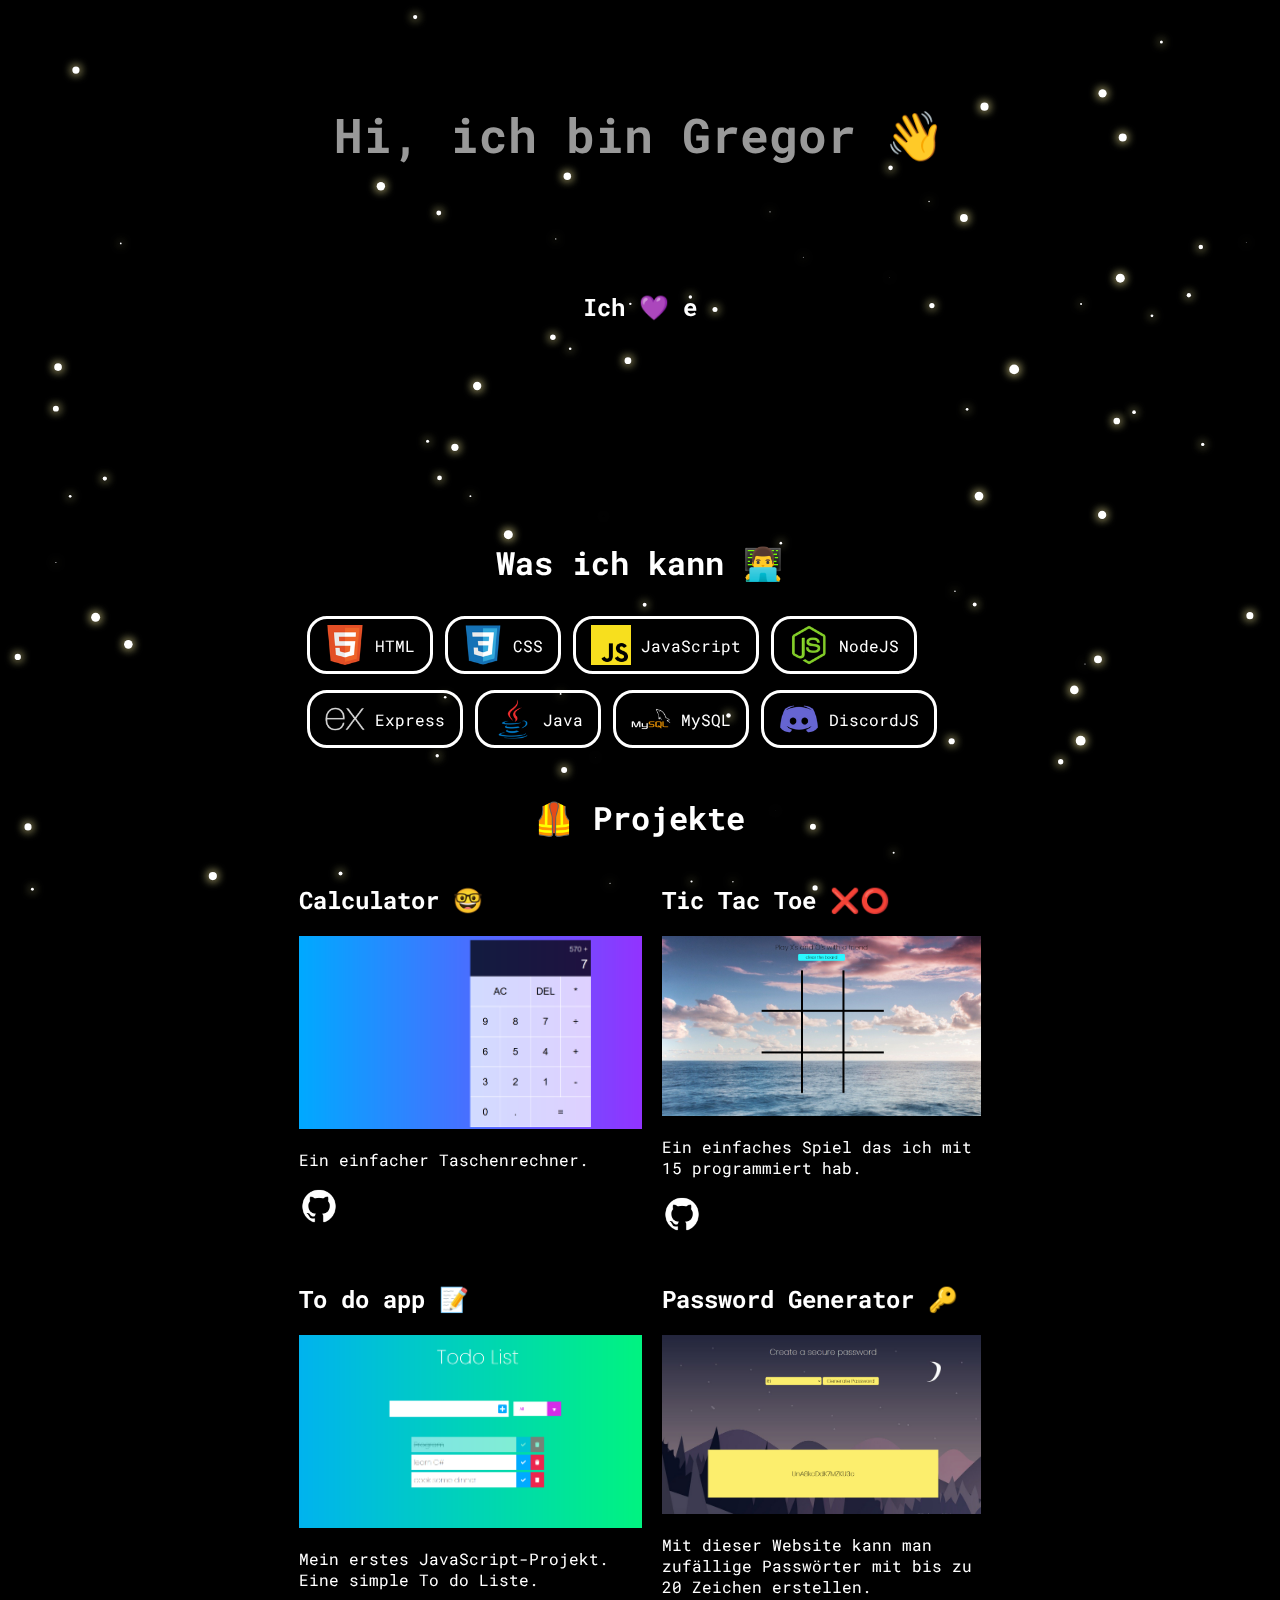
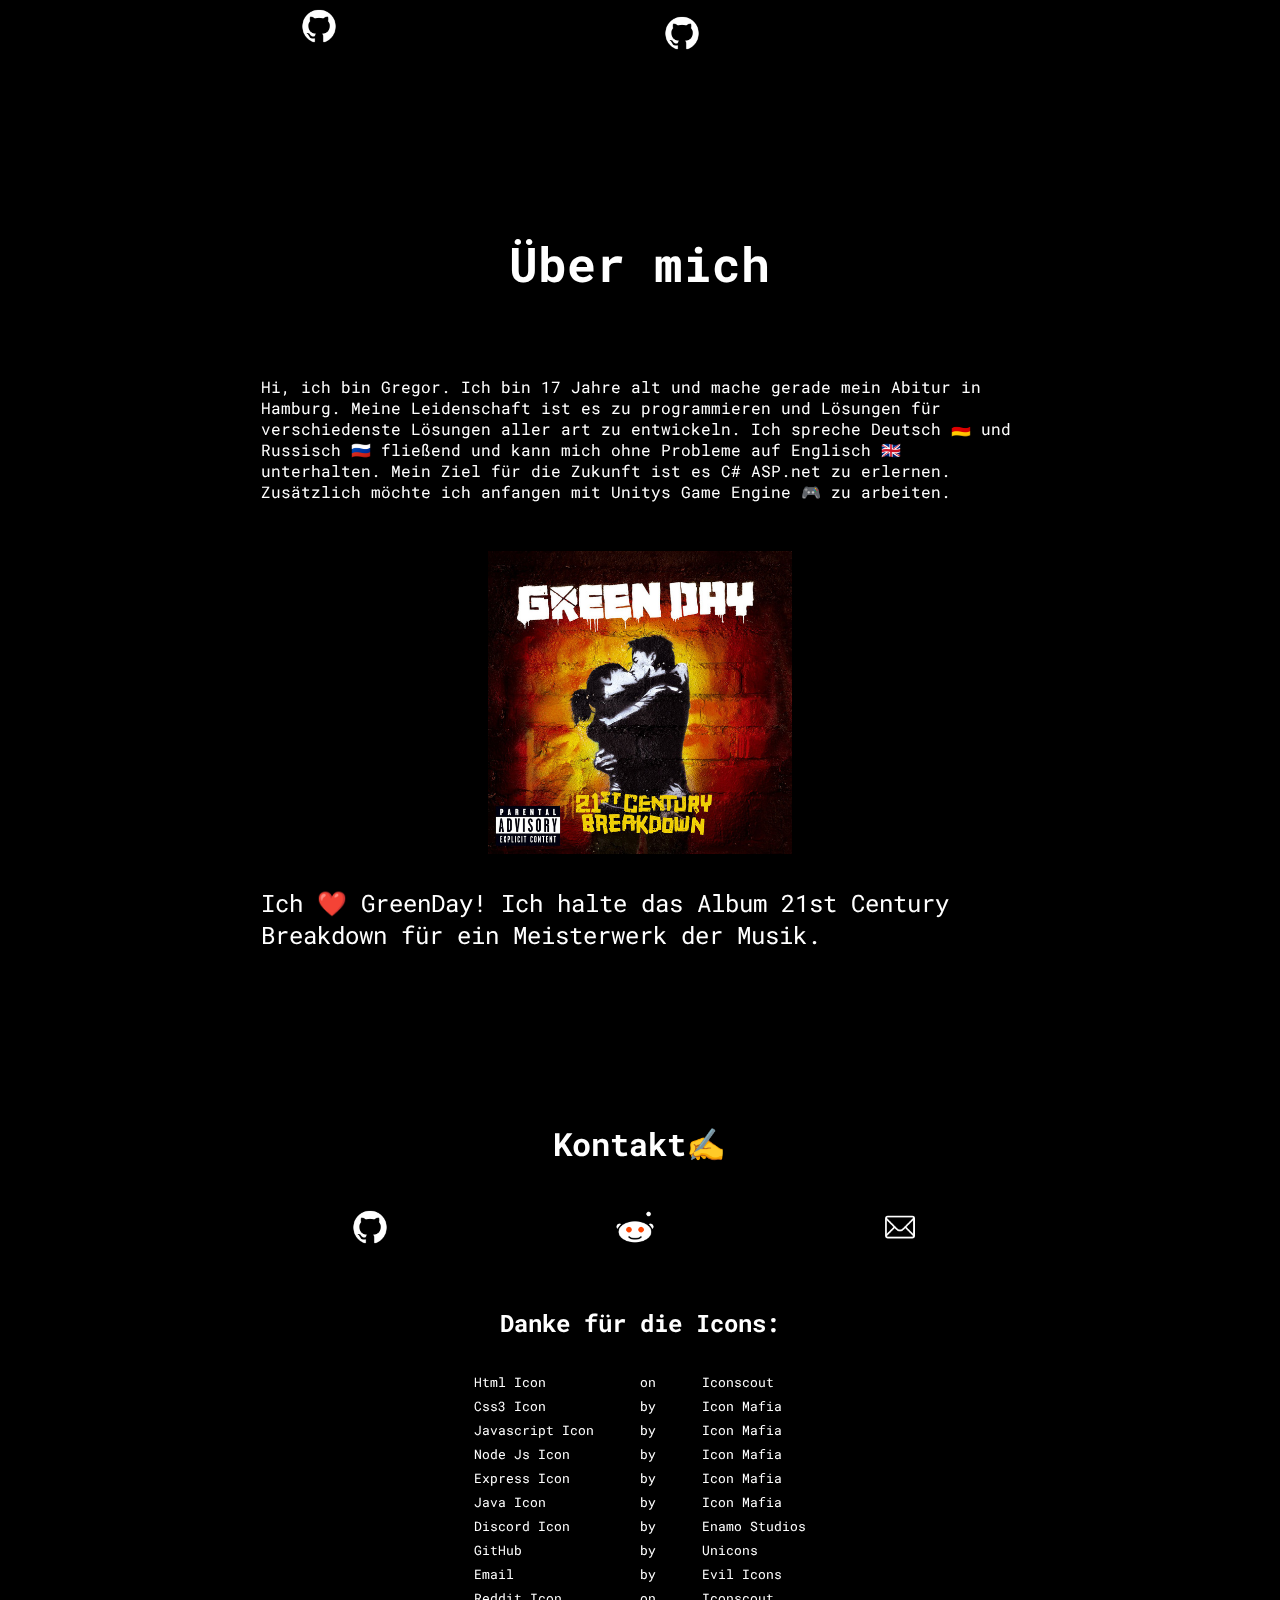
<file: index.html>
<!DOCTYPE html>
<html lang="en">
<head>
    <meta charset="UTF-8">
    <meta http-equiv="X-UA-Compatible" content="IE=edge">
    <meta name="viewport" content="width=device-width, initial-scale=1.0">
    <link rel="stylesheet" href="style.css">
    <link rel="preconnect" href="https://fonts.googleapis.com">
<link rel="preconnect" href="https://fonts.gstatic.com" crossorigin>
<link href="https://fonts.googleapis.com/css2?family=Roboto+Mono:wght@600&display=swap" rel="stylesheet"> 
    <title>Gregors Portfolio</title>
</head>
<body>
    <canvas id="sky"></canvas>
    <div class="grid">

        <div class="glass">
            <h1>Hi, ich bin Gregor 👋</h1>
            <h2 class="programming-text"></h2>
            <h2 class="work-text"></h2>
            <div class="skills">
                <h3 class="my-skills">Was ich kann 👨‍💻</h3>
                <div class="skill"><img src="./images/html.png"><span>&#160HTML</span></div>
                <div class="skill"><img src="./images/css3.png"><span>&#160CSS</span></div>
                <div class="skill"><img src="./images/javascript.png"><span>&#160JavaScript</span></div>
                <div class="skill"><img src="./images/node-js.png"><span>&#160NodeJS</span></div>
                <div class="skill"><img src="./images/expressjs.png"><span>&#160Express</span></div>
                <div class="skill"><img src="./images/java.png"><span>&#160Java</span></div>
                <div class="skill"><img src="./images/mysql.png"><span>&#160MySQL</span></div>
                <div class="skill"><img src="./images/discord.png"><span>&#160DiscordJS</span></div>
                
                <div class="resume">
                    
                    <h3 class="project">🦺 Projekte</h3>
                    <div class="projects">
                        <h2>Calculator 🤓</h2>
                        <img src="./images/calculator.png" class="project-img">
                        <p>Ein einfacher Taschenrechner.</p>
                        <a href="https://gregor-code.github.io" target="_blank"><img src="./images/github.png" class="github"></a>
                    </div>
                    <div class="projects">
                        <h2>Tic Tac Toe ❌⭕</h2>
                        <img src="./images/x_o.png" class="project-img">
                    <p>Ein einfaches Spiel das ich mit 15 programmiert hab.</p>
                    <a href="https://gregor-code.github.io/x_and_o" target="_blank"><img src="./images/github.png" class="github"></a>
                </div>
                <div class="projects">
                    <h2>To do app 📝</h2>
                    <img src="./images/todo.png" class="project-img">
                    <p>Mein erstes JavaScript-Projekt. Eine simple To do Liste.</p>
                    <a href="https://gregor-code.github.io/todo" target="_blank"><img src="./images/github.png" class="github"></a>
                </div>
                <div class="projects">
                    <h2>Password Generator 🔑</h2>
                    <img src="./images/password.png" class="project-img">
                    <p>Mit dieser Website kann man zufällige Passwörter mit bis zu 20 Zeichen erstellen.</p>
                    <a href="https://gregor-code.github.io/password_generator" target="_blank"><img src="./images/github.png" class="github"></a>
                    
                </div>
                
            </div>
        </div>
    </div>
    <div class="about-me">
        <h1 class="me">Über mich</h1>
        <p class="me">Hi, ich bin Gregor. Ich bin 17 Jahre alt und mache gerade mein Abitur in Hamburg. Meine Leidenschaft ist es zu programmieren und Lösungen für verschiedenste Lösungen aller art zu entwickeln.
            Ich spreche Deutsch 🇩🇪 und Russisch 🇷🇺 fließend und kann mich ohne Probleme auf Englisch 🇬🇧 unterhalten.
            Mein Ziel für die Zukunft ist es C# ASP.net zu erlernen. Zusätzlich möchte ich anfangen mit Unitys Game Engine 🎮 zu arbeiten.
        </p>
        <img src="./images/breakdown.jpeg" class="cactus">
        <p class="vassily">Ich ❤️ GreenDay! Ich halte das Album 21st Century Breakdown für ein Meisterwerk der Musik.</p>
    </div>
    <div class="footer">
        <h3 class="contact">Kontakt✍️</h3>
    <a href="https://github.com/Gregor-code/" target="_blank" class="social"><img src="./images/github.png"></a>
    <a href="https://www.reddit.com/user/BusyAssist5904/" target="_blank" class="social"><img src="./images/reddit.png"></a>
    <a href="mailto:gregor_koehler@gmx.de" class="social"><img src="./images/email.png"></a>

    </div>
    <h2 class="thanks">Danke für die Icons:</h2>
    <div class="attribute">
<a href="https://iconscout.com/icons/html" target="_blank">Html Icon</a><a>&#160on&#160</a><a href="https://iconscout.com">Iconscout</a>
<a href="https://iconscout.com/icons/css3" target="_blank">Css3 Icon</a> <a>&#160by&#160</a><a href="https://iconscout.com/contributors/icon-mafia">Icon Mafia</a>
<a href="https://iconscout.com/icons/javascript" target="_blank">Javascript Icon</a><a>&#160by&#160</a><a href="https://iconscout.com/contributors/icon-mafia">Icon Mafia</a>
<a href="https://iconscout.com/icons/node-js" target="_blank">Node Js Icon</a><a>&#160by&#160</a><a href="https://iconscout.com/contributors/icon-mafia">Icon Mafia</a>
<a href="https://iconscout.com/icons/express" target="_blank">Express Icon</a><a>&#160by&#160</a><a href="https://iconscout.com/contributors/icon-mafia" target="_blank">Icon Mafia</a>
<a href="https://iconscout.com/icons/java" target="_blank">Java Icon</a><a>&#160by&#160</a><a href="https://iconscout.com/contributors/icon-mafia" target="_blank">Icon Mafia</a>
<a href="https://iconscout.com/icons/discord" target="_blank">Discord Icon</a><a>&#160by&#160</a><a href="https://iconscout.com/contributors/enamostudios" target="_blank">Enamo Studios</a>
<a href="https://iconscout.com/icon/github-1521500">GitHub</a><a>&#160by&#160</a><a href="https://iconscout.com/contributors/unicons">Unicons</a>
<a href="https://iconscout.com/icon/email-17">Email</a><a>&#160by&#160</a><a href="https://iconscout.com/contributors/evil-icons">Evil Icons</a>
<a href="https://iconscout.com/icons/reddit" target="_blank">Reddit Icon</a><a>&#160on&#160</a><a href="https://iconscout.com">Iconscout</a>
    </div>
</div>
    <script src="bg.js"></script>
    <script src="write.js"></script>
</body>
</html>
</file>
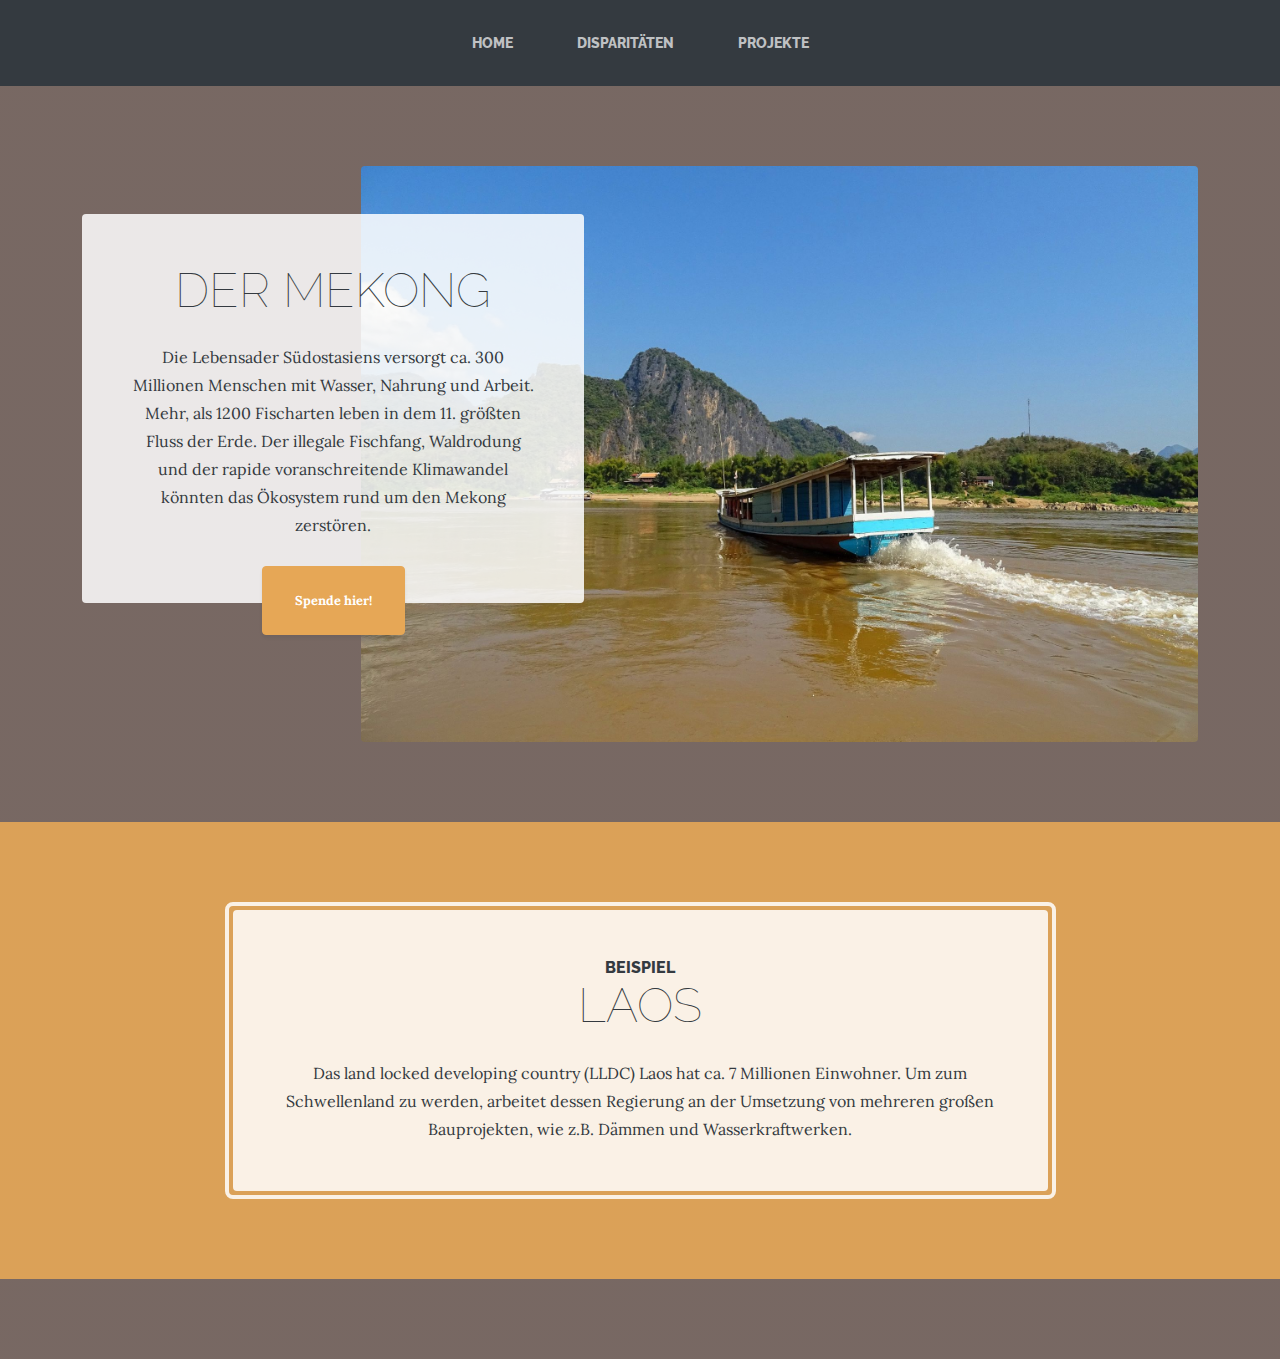
<file: geo/index.html>
<!DOCTYPE html><html><head><meta charset="utf-8"><meta name="viewport" content="width=device-width, initial-scale=1.0, shrink-to-fit=no"><title>Der Mekong & Laos</title><link rel="stylesheet" href="assets/bootstrap/css/bootstrap.min.css"><link rel="stylesheet" href="https://fonts.googleapis.com/css?family=Raleway:100,100i,200,200i,300,300i,400,400i,500,500i,600,600i,700,700i,800,800i,900,900i&amp;display=swap"><link rel="stylesheet" href="https://fonts.googleapis.com/css?family=Lora:400,400i,700,700i&amp;display=swap"></head><body style="background: linear-gradient(rgba(47, 23, 15, 0.65), rgba(47, 23, 15, 0.65));"><nav class="navbar navbar-dark navbar-expand-lg bg-dark py-lg-4" id="mainNav"><div class="container"><a class="navbar-brand text-uppercase d-lg-none text-expanded" href="#">Der Mekong &amp; Laos</a><button data-bs-toggle="collapse" class="navbar-toggler" data-bs-target="#navbarResponsive"><span class="visually-hidden">Toggle navigation</span><span class="navbar-toggler-icon"></span></button><div class="collapse navbar-collapse" id="navbarResponsive"><ul class="navbar-nav mx-auto"><li class="nav-item"><a class="nav-link" href="index.html">Home</a></li><li class="nav-item"><a class="nav-link" href="about.html">Disparitäten</a></li><li class="nav-item"><a class="nav-link" href="products.html">Projekte</a></li></ul></div></div></nav><section class="page-section clearfix"><div class="container"><div class="intro"><img class="img-fluid intro-img mb-3 mb-lg-0 rounded" src="assets/img/Mekong-River-Near-Luang-Prabang.jpg"><div class="text-center intro-text p-5 rounded bg-faded"><h2 class="section-heading mb-4"><span class="section-heading-lower">Der Mekong</span></h2><p class="mb-3">Die Lebensader Südostasiens versorgt ca. 300 Millionen Menschen mit Wasser, Nahrung und Arbeit. Mehr, als 1200 Fischarten leben in dem 11. größten Fluss der Erde. Der illegale Fischfang, Waldrodung und der rapide voranschreitende Klimawandel könnten das Ökosystem rund um den Mekong zerstören.</p><div class="mx-auto intro-button"><a class="btn btn-primary d-inline-block mx-auto btn-xl" role="button" href="https://www.regenwald.org/petitionen/697/der-mekong-soll-leben">Spende hier!</a></div></div></div></div></section><section class="page-section cta"><div class="container"><div class="row"><div class="col-xl-9 mx-auto"><div class="text-center cta-inner rounded"><h2 class="section-heading mb-4"><span class="section-heading-upper">Beispiel</span><span class="section-heading-lower">Laos</span></h2><p class="mb-0">Das land locked developing country (LLDC) Laos hat ca. 7 Millionen Einwohner. Um zum Schwellenland zu werden, arbeitet dessen Regierung an der Umsetzung von mehreren großen Bauprojekten, wie z.B. Dämmen und Wasserkraftwerken.</p></div></div></div></div></section><script src="assets/bootstrap/js/bootstrap.min.js"></script><script src="assets/js/script.min.js"></script></body></html>
</file>
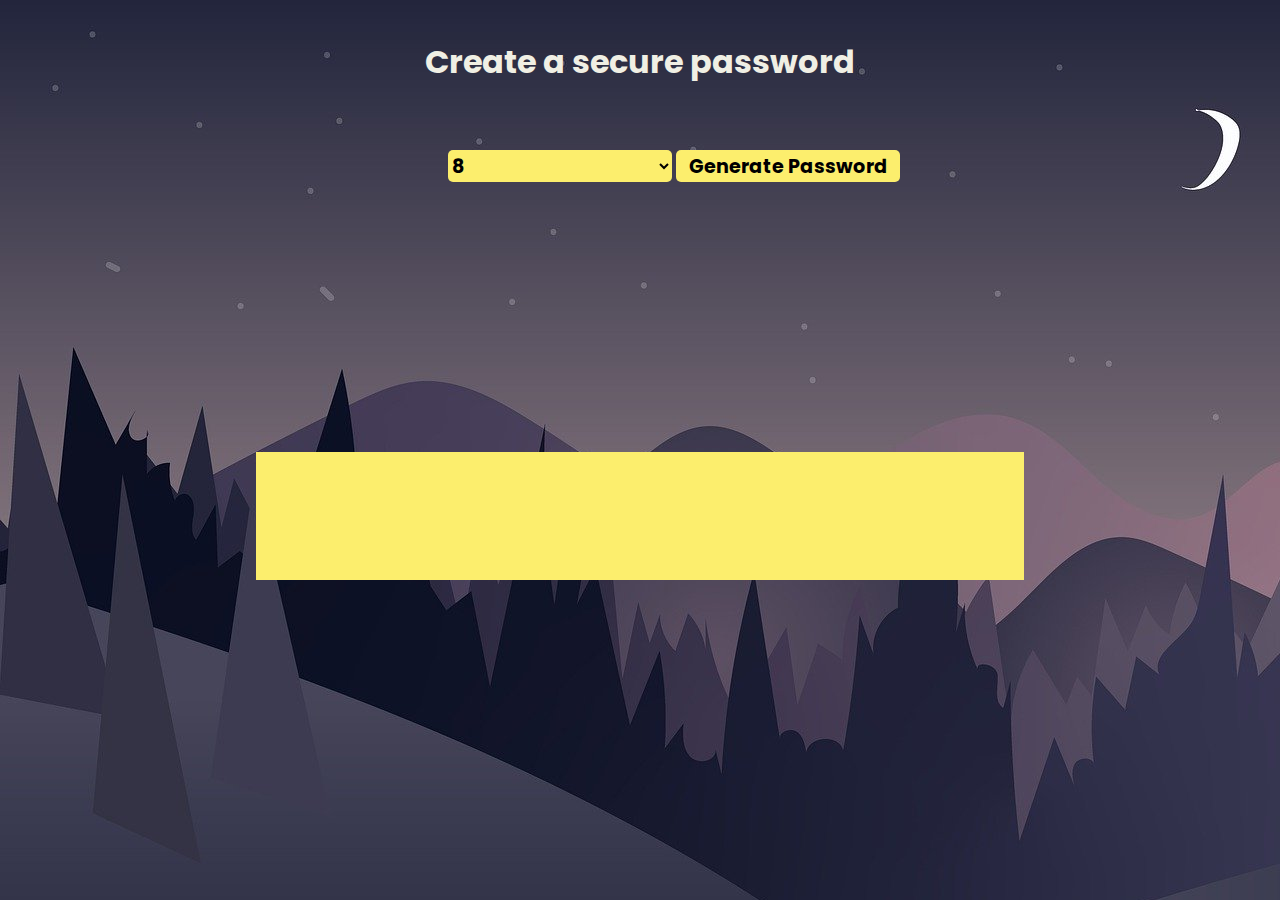
<file: password_generator.html>
<!DOCTYPE html>
<html lang="en">

<head>
    <meta charset="UTF-8">
    <meta http-equiv="X-UA-Compatible" content="IE=edge">
    <meta name="viewport" content="width=device-width, initial-scale=1.0">
    <link href="https://fonts.googleapis.com/css2?family=Poppins:wght@100&display=swap" rel="stylesheet">
    <link rel="stylesheet" href="password_generator.css">

    <title>Password Genarator</title>
</head>

<body>
    <h1>Create a secure password</h1>

    <select name="password length" id="length_selector">
        <option value="8">8</option>
        <option value="9">9</option>
        <option value="10">10</option>
        <option value="11">11</option>
        <option value="12">12</option>
        <option value="13">13</option>
        <option value="14">14</option>
        <option value="15">15</option>
        <option value="16">16</option>
        <option value="17">17</option>
        <option value="18">18</option>
        <option value="19">19</option>
        <option value="20">20</option>
    </select>

    <button class="generate_btn">Generate Password</button>
    <div class="output_field">

    </div>

    <script src="password_generator.js"></script>
</body>

</html>
</file>
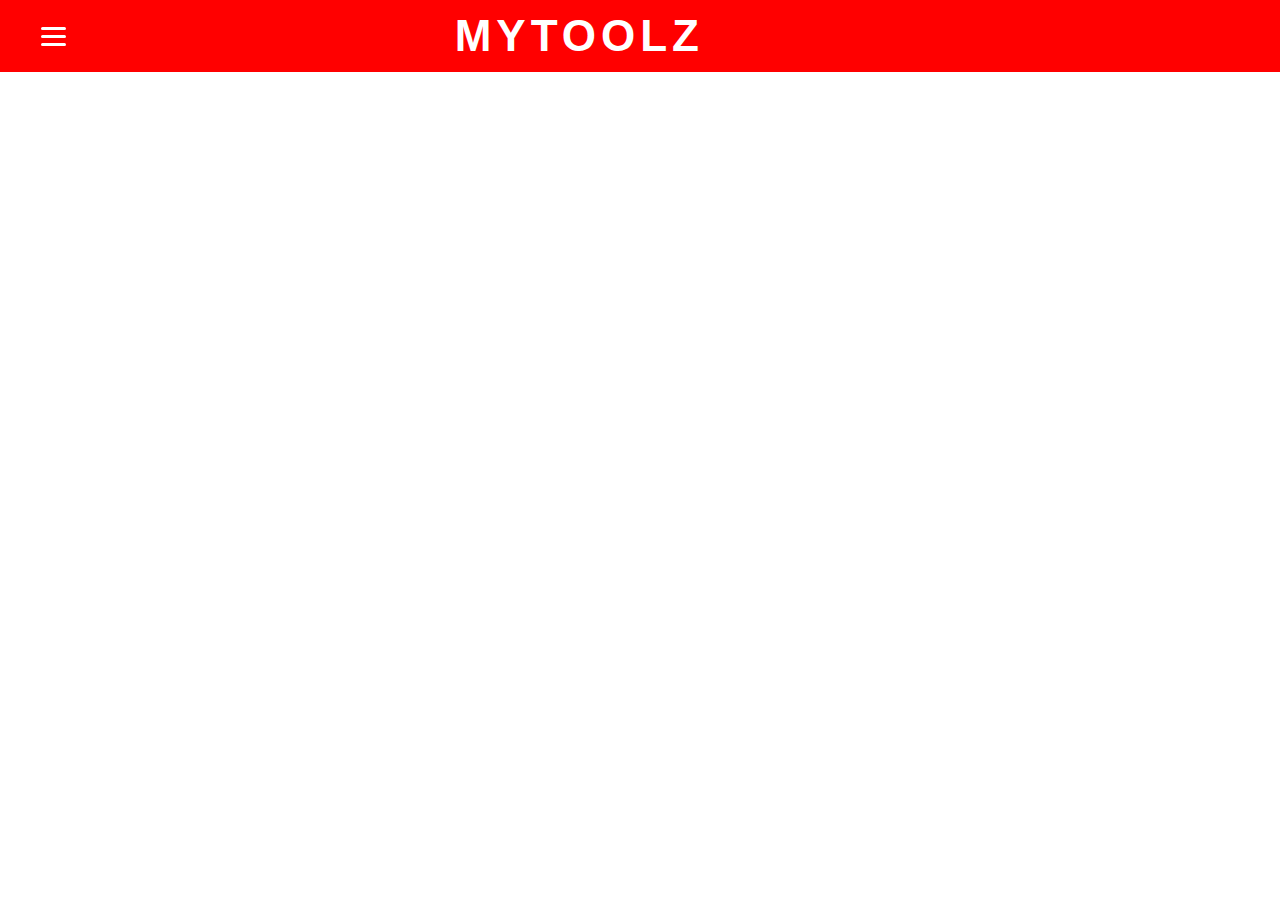
<file: sidebar.html>
<!DOCTYPE html>
<html lang="en">

<head>
    <meta charset="UTF-8">
    <meta http-equiv="X-UA-Compatible" content="IE=edge">
    <meta name="viewport" content="width=device-width, initial-scale=1.0">
    <link rel="stylesheet" href="sidebar.css">
    <link rel="stylesheet" href="https://cdnjs.cloudflare.com/ajax/libs/font-awesome/5.15.3/css/all.min.css"
        integrity="sha512-iBBXm8fW90+nuLcSKlbmrPcLa0OT92xO1BIsZ+ywDWZCvqsWgccV3gFoRBv0z+8dLJgyAHIhR35VZc2oM/gI1w=="
        crossorigin="anonymous" />
    <title>Sidebar</title>
</head>

<body>
    <div class="navbar">
        <ul class="link-holder">
            <li class="claculator-list"><a href="index.html" class="claculator-link">Calculator</a></li>
            <li class="todo-list"><a href="todo.html" class="todo-link">Todo List</a></li>
            <li class="colck-list" class="clock-link"><a>Clock</a></li>
        </ul>
        <div class="burger">
            <div class="line1"></div>
            <div class="line2"></div>
            <div class="line3"></div>
        </div>
        <header class="site-header">
            <h1>MyToolz</h1>
        </header>
    </div>
    <script src="sidebar.js"></script>
</body>

</html>
</file>
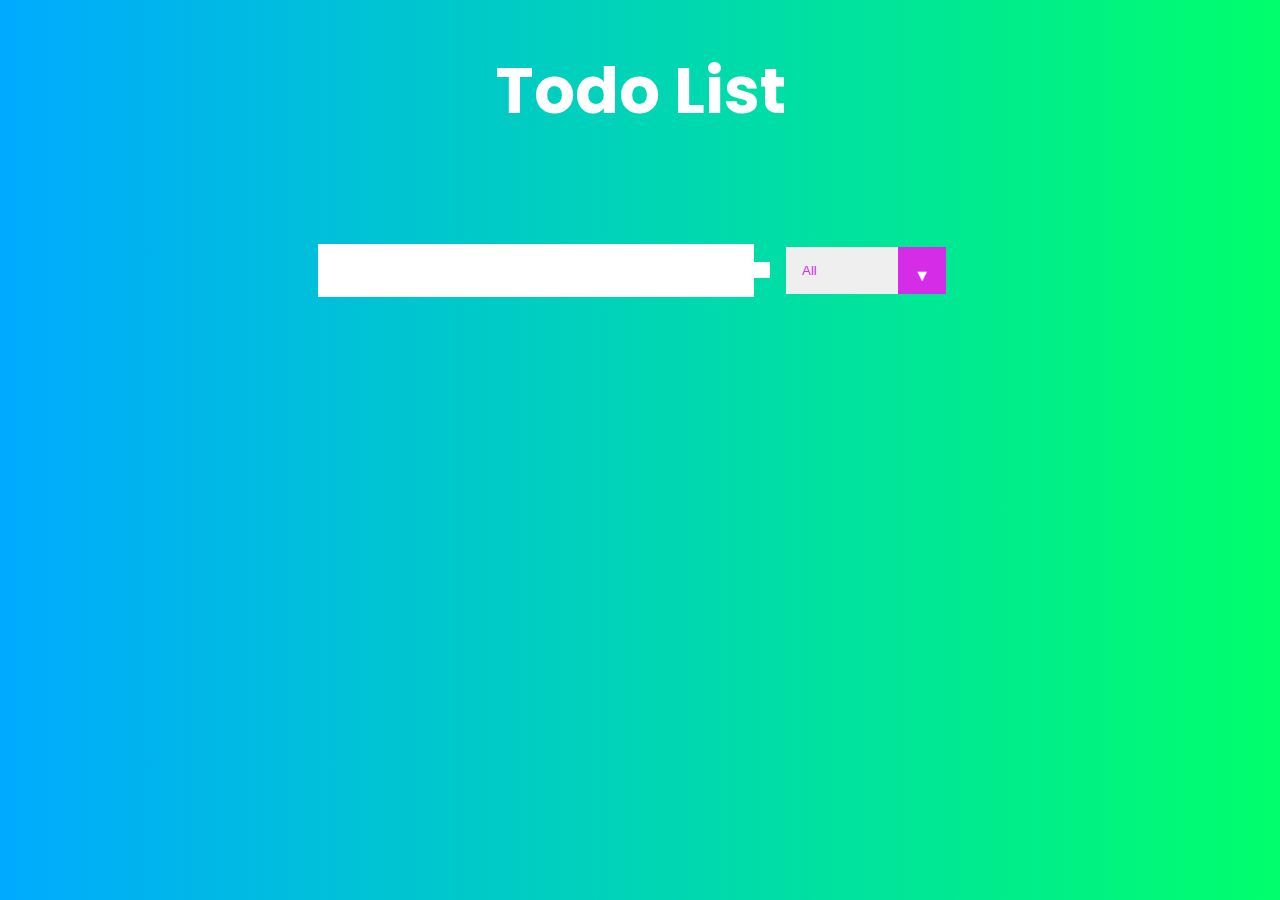
<file: todo.html>
<!DOCTYPE html>
<html lang="en">

<head>
    <meta charset="UTF-8">
    <meta http-equiv="X-UA-Compatible" content="IE=edge">
    <meta name="viewport" content="width=device-width, initial-scale=1.0">
    <link rel="preconnect" href="https://fonts.gstatic.com">
    <link href="https://fonts.googleapis.com/css2?family=Poppins:wght@100&display=swap" rel="stylesheet">
    <link rel="stylesheet" href="todo.css">
    <link rel="stylesheet" href="https://cdnjs.cloudflare.com/ajax/libs/font-awesome/5.15.3/css/all.min.css"
        integrity="sha512-iBBXm8fW90+nuLcSKlbmrPcLa0OT92xO1BIsZ+ywDWZCvqsWgccV3gFoRBv0z+8dLJgyAHIhR35VZc2oM/gI1w=="
        crossorigin="anonymous" />
    <title>Document</title>
</head>

<body>

    <header>
        <h1>Todo List</h1>
    </header>

    <form>
        <input type="text" class="todo-input">
        <button class="todo-button" type="submit">
            <i class="fas fa-plus-square"></i>
        </button>
        <div class="select">
            <select name="todos" class="filter-todo">
                <option value="all">All</option>
                <option value="completed">Completed</option>
                <option value="uncompleted">Uncompleted</option>
            </select>
        </div>
    </form>

    <div class="todo-container">
        <ul class="todo-list"></ul>
    </div>



    <script src="todo.js"></script>
</body>

</html>
</file>
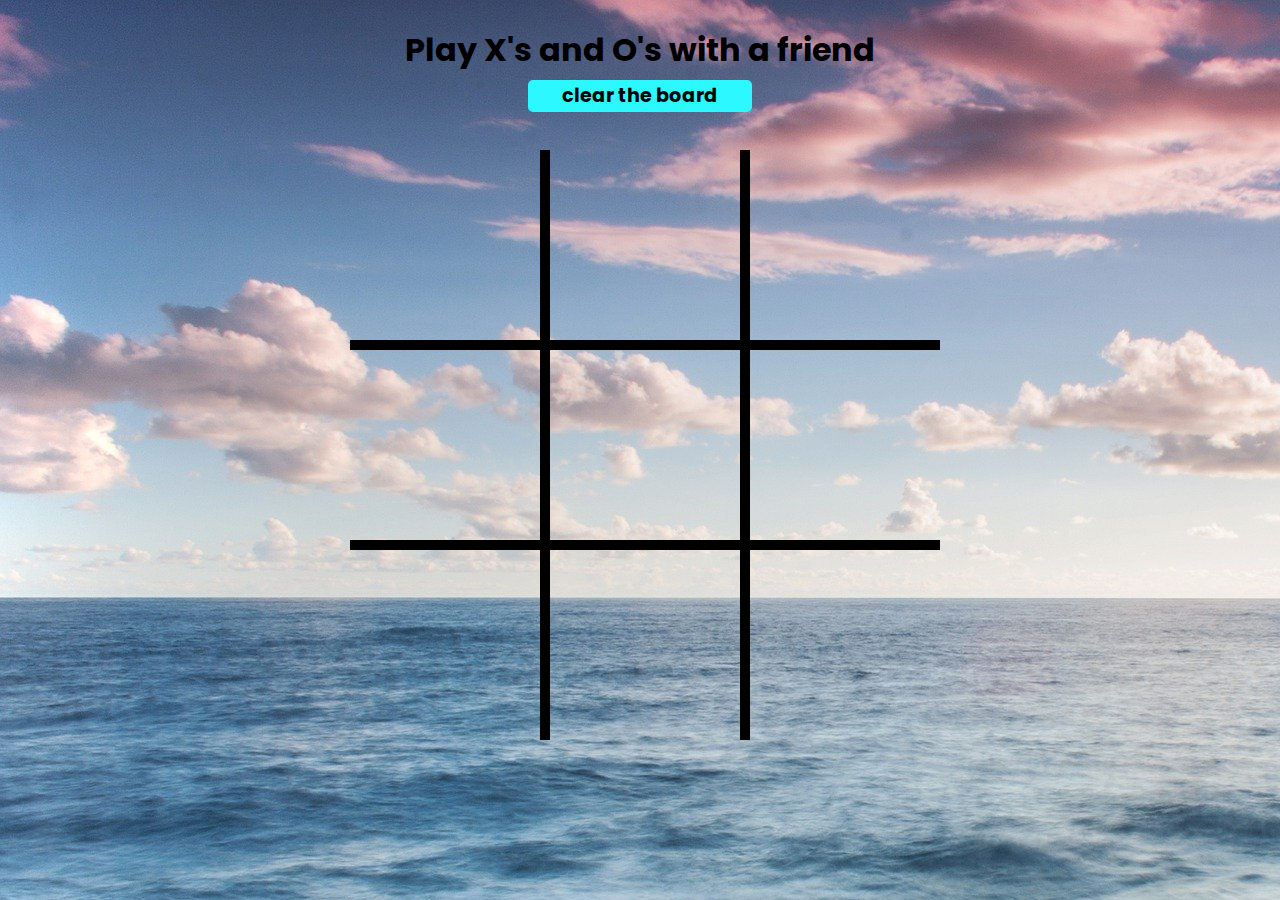
<file: x_and_o.html>
<!DOCTYPE html>
<html lang="en">

<head>
    <meta charset="UTF-8">
    <meta http-equiv="X-UA-Compatible" content="IE=edge">
    <meta name="viewport" content="width=device-width, initial-scale=1.0">
    <title>X's and O's</title>
    <link rel="stylesheet" href="x_and_o.css">
    <link href="https://fonts.googleapis.com/css2?family=Poppins:wght@100&display=swap" rel="stylesheet">
</head>

<body>
    <h1>Play X's and O's with a friend</h1>
    <div class="hold_Clear_btn">
        <button class="clear_btn" onclick="newGame()">clear the board</button>
    </div>
    <div class="playfield">
        <div class="play_cell_1">
        </div>
        <div class="play_cell_2">
        </div>
        <div class="play_cell_3">
        </div>
        <div class="play_cell_4">
        </div>
        <div class="play_cell_5">
        </div>
        <div class="play_cell_6">
        </div>
        <div class="play_cell_7">
        </div>
        <div class="play_cell_8">
        </div>
        <div class="play_cell_9">
        </div>
    </div>
    <script src="x_and_o.js"></script>
</body>

</html>
</file>
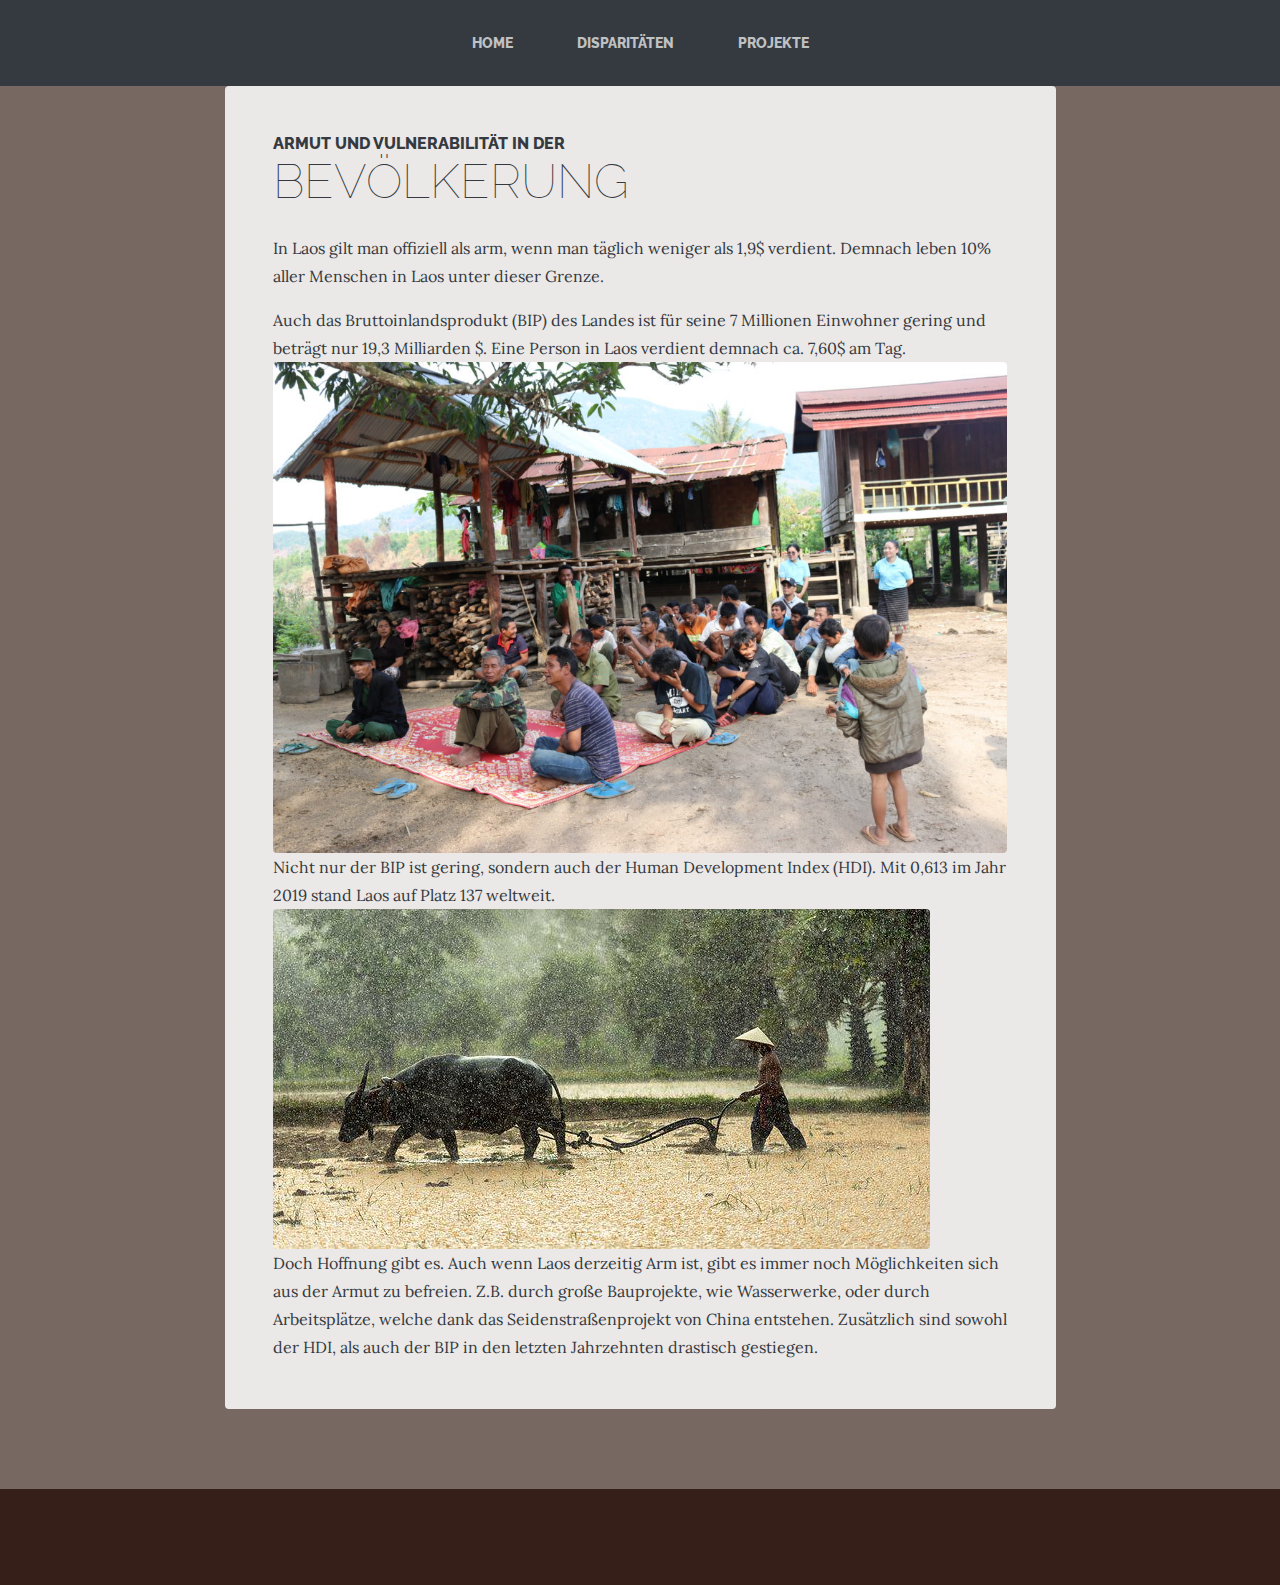
<file: geo/about.html>
<!DOCTYPE html><html><head><meta charset="utf-8"><meta name="viewport" content="width=device-width, initial-scale=1.0, shrink-to-fit=no"><title>Der Mekong & Laos</title><link rel="stylesheet" href="assets/bootstrap/css/bootstrap.min.css"><link rel="stylesheet" href="https://fonts.googleapis.com/css?family=Raleway:100,100i,200,200i,300,300i,400,400i,500,500i,600,600i,700,700i,800,800i,900,900i&amp;display=swap"><link rel="stylesheet" href="https://fonts.googleapis.com/css?family=Lora:400,400i,700,700i&amp;display=swap"></head><body style="background: linear-gradient(rgba(47, 23, 15, 0.65), rgba(47, 23, 15, 0.65));"><nav class="navbar navbar-dark navbar-expand-lg bg-dark py-lg-4" id="mainNav"><div class="container"><a class="navbar-brand text-uppercase d-lg-none text-expanded" href="#">Der Mekong &amp; Laos</a><button data-bs-toggle="collapse" class="navbar-toggler" data-bs-target="#navbarResponsive"><span class="visually-hidden">Toggle navigation</span><span class="navbar-toggler-icon"></span></button><div class="collapse navbar-collapse" id="navbarResponsive"><ul class="navbar-nav mx-auto"><li class="nav-item"><a class="nav-link" href="index.html">Home</a></li><li class="nav-item"><a class="nav-link" href="about.html">Disparitäten</a></li><li class="nav-item"><a class="nav-link" href="products.html">Projekte</a></li></ul></div></div></nav><section class="page-section about-heading"><div class="container"><div class="about-heading-content"><div class="row"><div class="col-lg-10 col-xl-9 mx-auto"><div class="bg-faded rounded p-5"><h2 class="section-heading mb-4"><span class="section-heading-upper">Armut und vulnerabilität in der</span><span class="section-heading-lower">Bevölkerung</span></h2><p>In Laos gilt man offiziell als arm, wenn man täglich weniger als 1,9$ verdient. Demnach leben 10% aller Menschen in Laos unter dieser Grenze.&nbsp;</p><p class="mb-0">Auch das Bruttoinlandsprodukt (BIP) des Landes ist für seine 7 Millionen Einwohner gering und beträgt nur 19,3 Milliarden $. Eine Person in Laos verdient demnach ca. 7,60$ am Tag.</p><img class="img-fluid rounded about-heading-img mb-3 mb-lg-0" src="assets/img/Phillip.Bengel.Laos_.Titelfoto-1024x683.jpg"><p class="mb-0">Nicht nur der BIP ist gering, sondern auch der Human Development Index (HDI). Mit 0,613 im Jahr 2019 stand Laos auf Platz 137 weltweit.</p><img class="img-fluid rounded about-heading-img mb-3 mb-lg-0" src="assets/img/buffalo-1822581__340.jpg"><p class="mb-0">Doch Hoffnung gibt es. Auch wenn Laos derzeitig Arm ist, gibt es immer noch Möglichkeiten sich aus der Armut zu befreien. Z.B. durch große Bauprojekte, wie Wasserwerke, oder durch Arbeitsplätze, welche dank das Seidenstraßenprojekt von China entstehen. Zusätzlich sind sowohl der HDI, als auch der BIP in den letzten Jahrzehnten drastisch gestiegen.</p></div></div></div></div></div></section><footer class="text-center footer text-faded py-5"><div class="container"><p class="m-0 small"></p></div></footer><script src="assets/bootstrap/js/bootstrap.min.js"></script><script src="assets/js/script.min.js"></script></body></html>
</file>
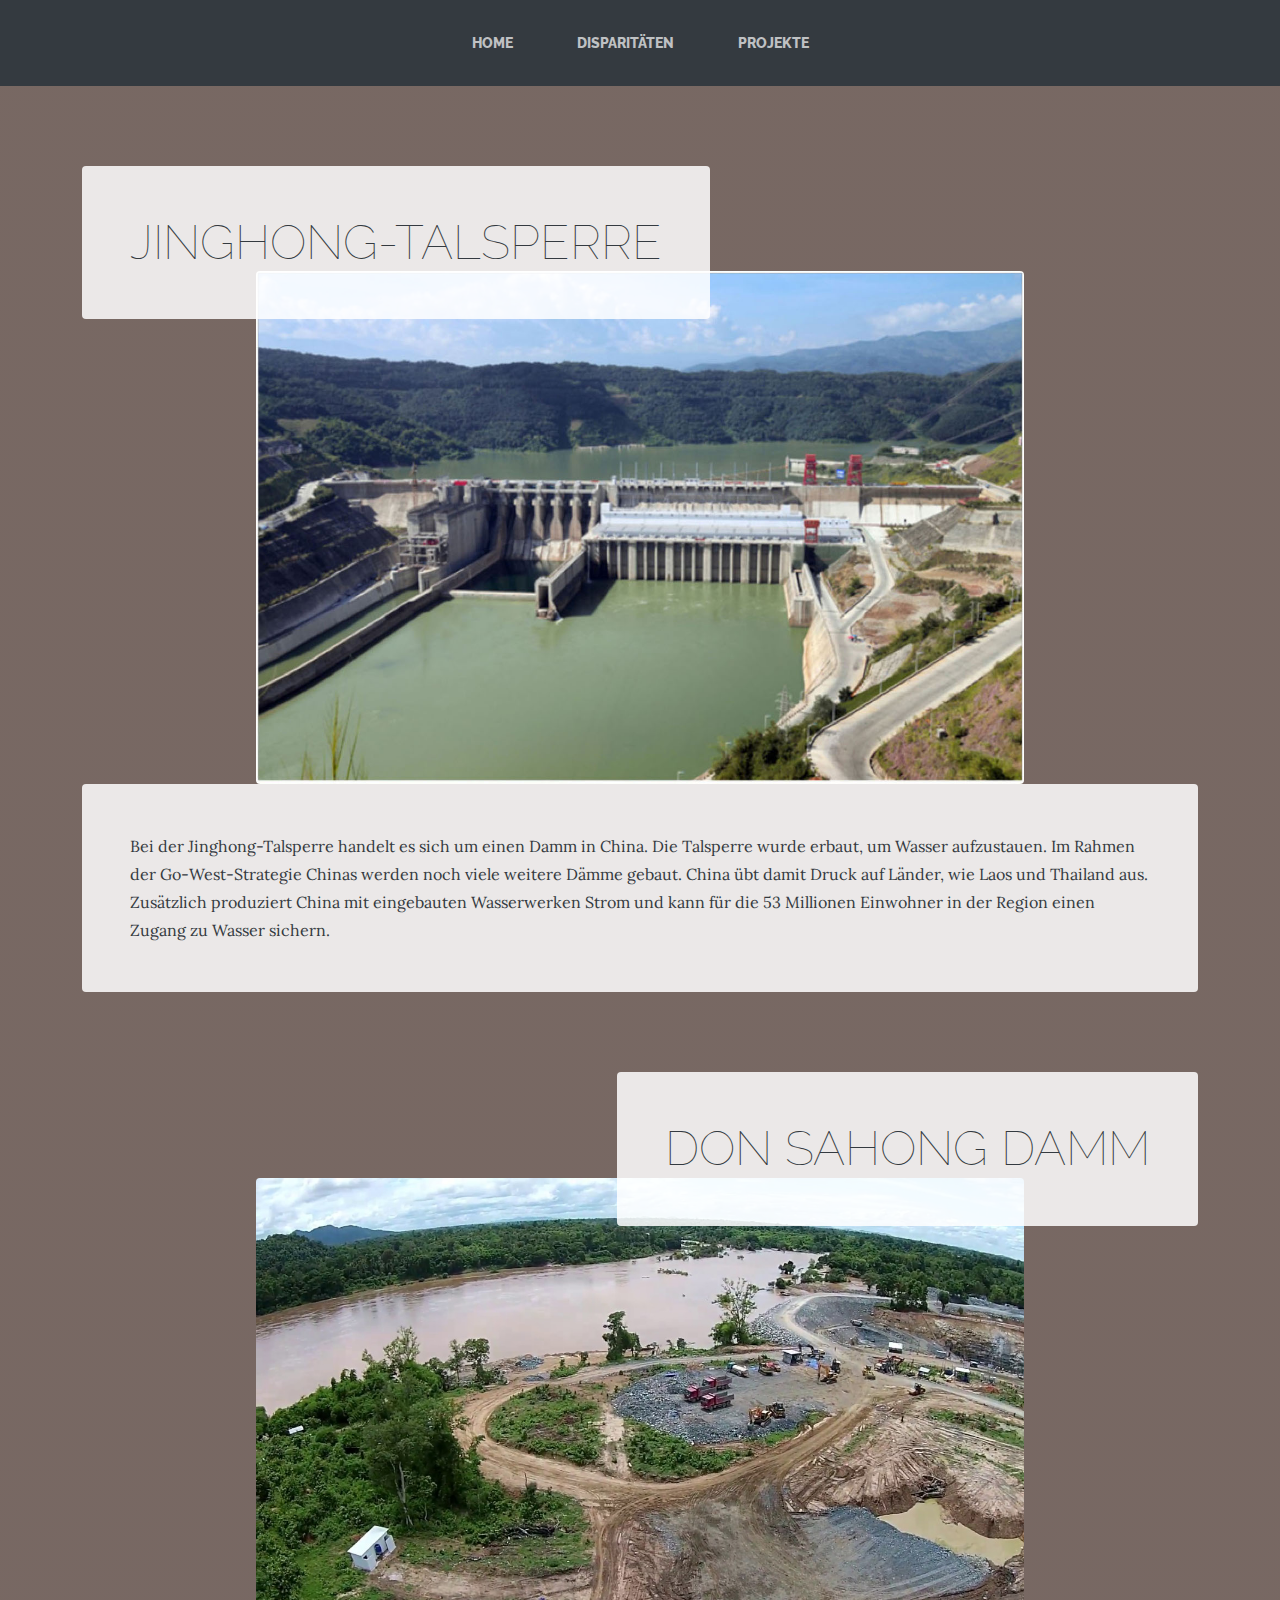
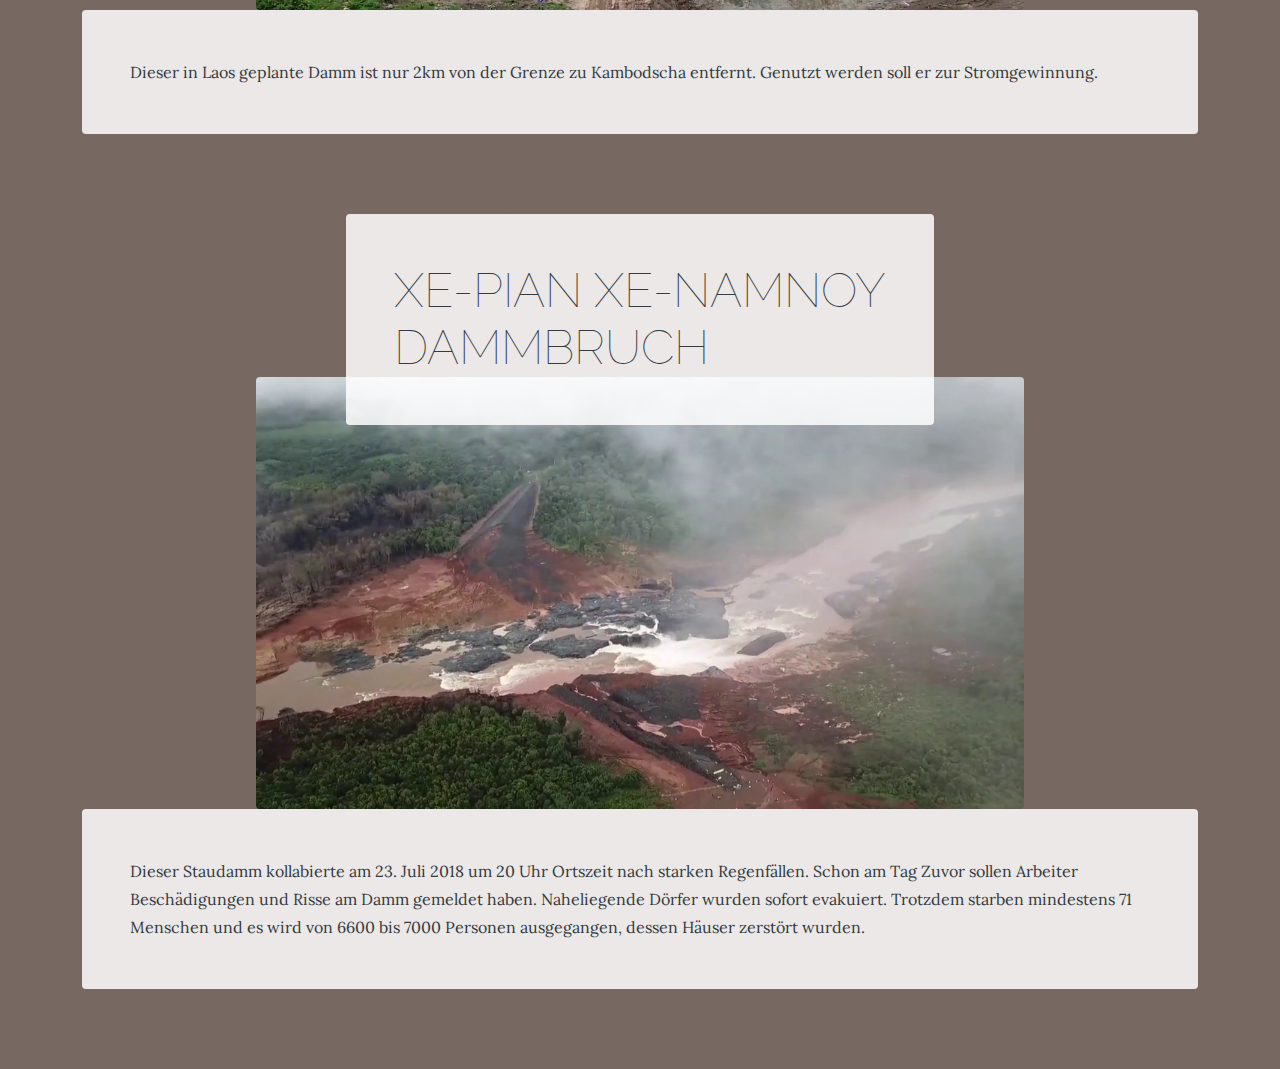
<file: geo/products.html>
<!DOCTYPE html><html><head><meta charset="utf-8"><meta name="viewport" content="width=device-width, initial-scale=1.0, shrink-to-fit=no"><title>Der Mekong & Laos</title><link rel="stylesheet" href="assets/bootstrap/css/bootstrap.min.css"><link rel="stylesheet" href="https://fonts.googleapis.com/css?family=Raleway:100,100i,200,200i,300,300i,400,400i,500,500i,600,600i,700,700i,800,800i,900,900i&amp;display=swap"><link rel="stylesheet" href="https://fonts.googleapis.com/css?family=Lora:400,400i,700,700i&amp;display=swap"></head><body style="background: linear-gradient(rgba(47, 23, 15, 0.65), rgba(47, 23, 15, 0.65));"><nav class="navbar navbar-dark navbar-expand-lg bg-dark py-lg-4" id="mainNav"><div class="container"><a class="navbar-brand text-uppercase d-lg-none text-expanded" href="#">Der Mekong &amp; Laos</a><button data-bs-toggle="collapse" class="navbar-toggler" data-bs-target="#navbarResponsive"><span class="visually-hidden">Toggle navigation</span><span class="navbar-toggler-icon"></span></button><div class="collapse navbar-collapse" id="navbarResponsive"><ul class="navbar-nav mx-auto"><li class="nav-item"><a class="nav-link" href="index.html">Home</a></li><li class="nav-item"><a class="nav-link" href="about.html">Disparitäten</a></li><li class="nav-item"><a class="nav-link" href="products.html">Projekte</a></li></ul></div></div></nav><section class="page-section"><div class="container"><div class="product-item"><div class="d-flex product-item-title"><div class="d-flex me-auto bg-faded p-5 rounded"><h2 class="section-heading mb-0"><span class="section-heading-upper"></span><span class="section-heading-lower">Jinghong-Talsperre</span></h2></div></div><img class="img-fluid d-flex mx-auto product-item-img mb-3 mb-lg-0 rounded" src="assets/img/rccdam0422cd.jpg"><div class="bg-faded p-5 rounded"><p class="mb-0">Bei der Jinghong-Talsperre handelt es sich um einen Damm in China. Die Talsperre wurde erbaut, um Wasser aufzustauen. Im Rahmen der Go-West-Strategie Chinas werden noch viele weitere Dämme gebaut. China übt damit Druck auf Länder, wie Laos und Thailand aus. Zusätzlich produziert China mit eingebauten Wasserwerken Strom und kann für die 53 Millionen Einwohner in der Region einen Zugang zu Wasser sichern.</p></div></div></div></section><section class="page-section"><div class="container"><div class="product-item"><div class="d-flex product-item-title"><div class="d-flex ms-auto bg-faded p-5 rounded"><h2 class="section-heading mb-0"><span class="section-heading-lower">Don sahong damm</span></h2></div></div><img class="img-fluid d-flex mx-auto product-item-img mb-3 mb-lg-0 rounded" src="assets/img/maxresdefault.jpg"><div class="bg-faded p-5 rounded"><p class="mb-0">Dieser in Laos geplante Damm ist nur 2km von der Grenze zu Kambodscha entfernt. Genutzt werden soll er zur Stromgewinnung.</p></div></div></div></section><section class="page-section"><div class="container"><div class="product-item"><div class="d-flex product-item-title"><div class="d-flex mx-auto bg-faded p-5 rounded"><h2 class="section-heading mb-0"><span class="section-heading-lower">Xe-Pian Xe-Namnoy<br>Dammbruch</span></h2></div></div><img class="img-fluid d-flex mx-auto product-item-img mb-3 mb-lg-0 rounded" src="assets/img/maxresdefault%20(1).jpg"><div class="bg-faded p-5 rounded"><p class="mb-0">Dieser Staudamm kollabierte am 23. Juli 2018 um 20 Uhr Ortszeit nach starken Regenfällen. Schon am Tag Zuvor sollen Arbeiter Beschädigungen und Risse am Damm gemeldet haben. Naheliegende Dörfer wurden sofort evakuiert. Trotzdem starben mindestens 71 Menschen und es wird von 6600 bis 7000 Personen ausgegangen, dessen Häuser zerstört wurden.<br></p></div></div></div></section><script src="assets/bootstrap/js/bootstrap.min.js"></script><script src="assets/js/script.min.js"></script></body></html>
</file>
<file: style.css>
*{
    box-sizing: border-box;
    overflow: none;
}
#sky{
    position: fixed;
    z-index: -10;
    top: 0;
    left: 0;
}

a{
    color: white;
    font-family: 'Roboto Mono', monospace;
    text-decoration: none;
    font-size: 80%;
}

.attribute{
    width: 60%;
    margin-left: auto;
    margin-right: auto;
    display: grid;
    grid-gap: 5%;
    grid-template-columns: auto auto auto;
    justify-content: center;
    margin-top: -10%;
}


h1{
    font-family: 'Roboto Mono', monospace;
    font-size: 300%;
    margin-left: auto;
    margin-right: auto;
}

h2{
    font-family: 'Roboto Mono', monospace;
    color: white;
    margin-left: auto;
    margin-right: auto;
}

h3{
    font-family: 'Roboto Mono', monospace;
    color: white;
    font-size: 200%;
    text-align: center;
}


span{
    font-family: 'Roboto Mono', monospace;
    color: white;
}

body{
    background-color: black;    
}

.glass{
    width: 60%;
    margin: auto;
    color: rgb(153, 153, 153);
    display: grid;
    grid-template-rows: 200px 100px 100px;
    margin-top: 5%;
}

.skills{
    margin-left: auto;
    margin-right: auto;
    width: 90%;
    margin-top: 5%;
}

.my-skills{
    margin-left: auto;
    margin-right: auto;
}

.skill{
    border-radius: 20px;
    margin-left: 0.5rem;
    margin-bottom: 1rem;
    display: inline-flex;
    justify-content: center;
    align-items: center;
    padding: 6px 15px;
    border: 3px solid white;
    font-size: 1rem;
}

img{
    width: 40px;
}

.project{
    margin-left: auto;
    margin-right: auto;
    grid-column: 1 / 3;
    margin-bottom: 0%;
}

.resume{
    display: grid;
    grid-gap: 3%;
    font-size: 1rem;
    font-family: 'Roboto Mono', monospace;
    color: white;
    grid-template-columns: auto auto;
}

.project-img{
    width: 100%;
}

.about-me{
    width: 60%;
    margin: auto;
    color: rgb(153, 153, 153);
    display: grid;
    grid-gap: 5%;
    grid-template-columns: auto auto;
    margin-top: 5%;
    font-family: 'Roboto Mono', monospace;
}

.me{
    color: white;
    grid-column: 1 / 3;
    margin-left: auto;
    margin-right: auto;
}

p{
    color: white;
    grid-column: 1 / 3;
}
.cactus{
    width: 40%;
    grid-column: 1 / 3;
    margin: auto;
}
.vassily{
    font-size: 150%;
    margin: auto;
    margin: auto;
}

.footer{
    width: 60%;
    margin: auto;
    color: rgb(153, 153, 153);
    display: grid;
    align-items: center;
    grid-gap: 5%;
    grid-template-columns: auto;
    margin-top: 5%;
    font-family: 'Roboto Mono', monospace;
}

.grid{
    display: grid;
    grid-template-rows: auto;
    grid-gap: 5%;
}

.contact{
    margin-left: auto;
    margin-right: auto;
    grid-column: 1 / 4;
    margin-top: 10%;
}

.social{
    margin-left: auto;
    margin-right: auto;
    width: 50px;
}

.thanks{
    margin-top: -5%;
}


@media only screen and (max-width: 1270px) {
    .projects{
        grid-column: 1 / 3
    }
    h1{
        font-size: 150%;
    }
    .cactus{
        width: 80%;
    }
    .contact{
        margin-top: 40%;
    }
    .attribute{
        margin-top: -20%;
    }
}

@media only screen and (max-width: 400px) {
    .contact{
        margin-top: 50%;
    }
    h1{
        font-size: 135%;
    }
    h2{
        width: 80%;
        font-size: 135%;
    }
    .thanks{
        font-size: 110%
    }
}
</file>
<file: password_generator.css>
* {
    padding: 0;
    margin: 0;
    font-family: Poppins, sans-serif;
}

body{
    background-image: url("sky-5375005_1920.jpg");
}

h1{
    display: flex;
    align-items: center;
    justify-content: center;
    color: #f0efe4;
    margin-bottom: 5%;
    margin-top: 3%;
}

#length_selector{
    margin-left: 35%;
    background: #fcee6d;
    color: black;
    border: none;
    outline: none;
    width: 14rem;
    height: 2rem;
    border-radius: 5px;
    font-weight: bold;
    font-size: 120%;
    text-decoration: none;
}

#length_selector:hover{
    cursor: pointer;
}



.generate_btn{
    background: #fcee6d;
    color: black;
    border: none;
    outline: none;
    width: 14rem;
    height: 2rem;
    border-radius: 5px;
    font-weight: bold;
    font-size: 120%;
}

.generate_btn:hover{
    cursor: pointer;
}

.generate_btn:active{
    background-color: #e6d532;
    transform: translateY(3px);
}


.output_field{
    padding-right: 20%;
    padding-left: 20%;
    padding-top: 5%;
    padding-bottom: 5%;
    width: 20%;
    display: flex;
    justify-content: center;
    align-items: center;
    background: #fcee6d;
    margin-left: auto;
    margin-right: auto;
    margin-top: 30vh;
    font-weight: bold;
    font-size: 160%;
}
</file>
<file: sidebar.css>
*{
    margin: 0;
    padding: 0;
    box-sizing: border-box;
    font-family: "Poppins", sans-serif;
}

body{
    overflow: hidden;
}

.navbar{
    display: flex;
    justify-content: right;
    align-items: center;
    min-height: 8vh;
    background: red;
}

.site-header{
    color: white;
    text-transform: uppercase;
    letter-spacing: 5px;
    font-size: 22px;
    padding-right: 45%;
}

.link-holder{
    display: flex;
    justify-content: space-around;
    width: 30%;
    list-style: none;
}

.link-holder a{
    text-decoration: none;
    color: white;
    font-weight: bold;
}

.burger div{
    width: 25px;
    height: 3px;
    background-color: white;
    margin: 5px;
}

.link-holder{
    position: absolute;
    right: 0px;
    height: 100%;
    background-color: red;
    display: flex;
    flex-direction: column;
    align-items: center;
    width: 20%;
    transform: translateX(-500%);
    transition: transform 0.5s ease-in;
    margin-top: 50%;
}

.burger{
    display: block;
    cursor: pointer;
    z-index: 7;
    padding-right: 30%;
}

.nav-active{
    transform: translateX(-400%);
}

@keyframes navLinkFade{
    from{
        opacity: 0;
        transform: translateX(0px);
    }
    to{
        opacity: 1;
        transform: translateX(0px);
    }
}

.burger-active{
    transform: translateX(10px);
    transition: transform 0.5s ease-in;
}

.line1, .line2, .line3{
    border-radius: 2px;
}

.line2{
    transition: transform 0.5s ease-in;
}

@media screen and (max-width: 900px){

    *{
    margin: 0;
    padding: 0;
    box-sizing: border-box;
    font-family: "Poppins", sans-serif;
}

    body{
    overflow: hidden;
}

    .navbar{
    display: flex;
    justify-content: right;
    align-items: center;
    min-height: 10vh;
    background: red;
}

    .site-header{
    color: white;
    text-transform: uppercase;
    letter-spacing: 5px;
    font-size: 22px;
    padding-right: 20%;
    z-index: 7;
}

    .link-holder{
    display: flex;
    justify-content: space-around;
    list-style: none;
}

    .link-holder a{
    text-decoration: none;
    color: white;
    font-weight: bold;
}

    .burger div{
    width: 25px;
    height: 3px;
    background-color: white;
    margin: 5px;
}

    .link-holder{
    position: absolute;
    right: -775px;
    height: 100%;
    background-color: red;
    display: flex;
    flex-direction: column;
    align-items: center;
    width: 45%;
    transform: translateX(-500%);
    transition: transform 0.5s ease-in;
    margin-top: 150%;
}



    .burger{
    display: block;
    cursor: pointer;
    z-index: 7;
    padding-right: 25%;
}

    .nav-active{
    transform: translateX(-400%);
}

@keyframes navLinkFade{
    from{
        opacity: 0;
        transform: translateX(0px);
    }
    to{
        opacity: 1;
        transform: translateX(0px);
    }
}

    .burger-active{
    transform: translateX(10px);
    transition: transform 0.5s ease-in;
}

    .line1, .line2, .line3{
    border-radius: 5px;
}

    .line2{
    transition: transform 0.5s ease-in;
}

}




@media screen and (max-width: 700px){

    *{
    margin: 0;
    padding: 0;
    box-sizing: border-box;
    font-family: "Poppins", sans-serif;
}

    body{
    overflow: hidden;
}

    .navbar{
    display: flex;
    justify-content: right;
    align-items: center;
    min-height: 10vh;
    background: red;
}

    .site-header{
    color: white;
    text-transform: uppercase;
    letter-spacing: 5px;
    font-size: 20px;
    padding-right: 5%;
    z-index: 7;
}

    .link-holder{
    display: flex;
    justify-content: space-around;
    list-style: none;
}

    .link-holder a{
    text-decoration: none;
    color: white;
    font-weight: bold;
}

    .burger div{
    width: 25px;
    height: 3px;
    background-color: white;
    margin: 5px;
}

    .link-holder{
    position: absolute;
    right: -500px;
    height: 121%;
    background-color: red;
    display: flex;
    flex-direction: column;
    align-items: center;
    width: 47%;
    transform: translateX(-500%);
    transition: transform 0.5s ease-in;
    margin-top: 150%;
    padding-top: 50%;
}



    .burger{
    display: block;
    cursor: pointer;
    z-index: 7;
    padding-right: 15%;
}

    .nav-active{
    transform: translateX(-400%);
}

@keyframes navLinkFade{
    from{
        opacity: 0;
        transform: translateX(0px);
    }
    to{
        opacity: 1;
        transform: translateX(0px);
    }
}

    .burger-active{
    transform: translateX(10px);
    transition: transform 0.5s ease-in;
}

    .line1, .line2, .line3{
    border-radius: 5px;
}

    .line2{
    transition: transform 0.5s ease-in;
}

}



@media screen and (max-width: 800px){

    *{
    margin: 0;
    padding: 0;
    box-sizing: border-box;
    font-family: "Poppins", sans-serif;
}

    body{
    overflow: hidden;
}

    .navbar{
    display: flex;
    justify-content: right;
    align-items: center;
    min-height: 10vh;
    background: red;
}

    .site-header{
    color: white;
    text-transform: uppercase;
    letter-spacing: 5px;
    font-size: 25px;
    padding-right: 20%;
    z-index: 7;
}

    .link-holder{
    display: flex;
    justify-content: space-around;
    list-style: none;
}

    .link-holder a{
    text-decoration: none;
    color: white;
    font-weight: bold;
}

    .burger div{
    width: 25px;
    height: 3px;
    background-color: white;
    margin: 5px;
}

    .link-holder{
    position: absolute;
    right: -650px;
    height: 121%;
    background-color: red;
    display: flex;
    flex-direction: column;
    align-items: center;
    width: 40%;
    transform: translateX(-500%);
    transition: transform 0.5s ease-in;
    margin-top: 101%;
    padding-top: 30%;
}



    .burger{
    display: block;
    cursor: pointer;
    z-index: 7;
    padding-right: 16%;
}

    .nav-active{
    transform: translateX(-400%);
}

@keyframes navLinkFade{
    from{
        opacity: 0;
        transform: translateX(0px);
    }
    to{
        opacity: 1;
        transform: translateX(0px);
    }
}

    .burger-active{
    transform: translateX(10px);
    transition: transform 0.5s ease-in;
}

    .line1, .line2, .line3{
    border-radius: 5px;
}

    .line2{
    transition: transform 0.5s ease-in;
}

}



@media screen and (max-width: 600px){

    *{
    margin: 0;
    padding: 0;
    box-sizing: border-box;
    font-family: "Poppins", sans-serif;
}

    body{
    overflow: hidden;
}

    .navbar{
    display: flex;
    justify-content: right;
    align-items: center;
    min-height: 15vh;
    background: red;
}

    .site-header{
    color: white;
    text-transform: uppercase;
    letter-spacing: 5px;
    font-size: 25px;
    padding-right: 5%;
    z-index: 7;
}

    .link-holder{
    display: flex;
    justify-content: space-around;
    list-style: none;
}

    .link-holder a{
    text-decoration: none;
    color: white;
    font-weight: bold;
}

    .burger div{
    width: 25px;
    height: 3px;
    background-color: white;
    margin: 5px;
}

    .link-holder{
    position: absolute;
    right: -410px;
    height: 130%;
    background-color: red;
    display: flex;
    flex-direction: column;
    align-items: center;
    width: 40%;
    transform: translateX(-500%);
    transition: transform 0.5s ease-in;
    margin-top: 101%;
    padding-top: 60%;
}



    .burger{
    display: block;
    cursor: pointer;
    z-index: 7;
    padding-right: 16%;
}

    .nav-active{
    transform: translateX(-400%);
}

@keyframes navLinkFade{
    from{
        opacity: 0;
        transform: translateX(0px);
    }
    to{
        opacity: 1;
        transform: translateX(0px);
    }
}

    .burger-active{
    transform: translateX(10px);
    transition: transform 0.5s ease-in;
}

    .line1, .line2, .line3{
    border-radius: 5px;
}

    .line2{
    transition: transform 0.5s ease-in;
}

}



@media screen and (max-width: 500px){

    *{
    margin: 0;
    padding: 0;
    box-sizing: border-box;
    font-family: "Poppins", sans-serif;
}

    body{
    overflow: hidden;
}

    .navbar{
    display: flex;
    justify-content: right;
    align-items: center;
    min-height: 13vh;
    background: red;
}

    .site-header{
    color: white;
    text-transform: uppercase;
    letter-spacing: 5px;
    font-size: 30px;
    padding-right: 2%;
    z-index: 7;
}

    .link-holder{
    display: flex;
    justify-content: space-around;
    list-style: none;
}

    .link-holder a{
    text-decoration: none;
    color: white;
    font-weight: bold;
}

    .burger div{
    width: 25px;
    height: 3px;
    background-color: white;
    margin: 5px;
}

    .link-holder{
    position: absolute;
    right: -450px;
    height: 125%;
    background-color: red;
    display: flex;
    flex-direction: column;
    align-items: center;
    width: 40%;
    transform: translateX(-500%);
    transition: transform 0.5s ease-in;
    margin-top: 101%;
    padding-top: 45%;
}



    .burger{
    display: block;
    cursor: pointer;
    z-index: 7;
    padding-right: 10%;
}

    .nav-active{
    transform: translateX(-400%);
}

@keyframes navLinkFade{
    from{
        opacity: 0;
        transform: translateX(0px);
    }
    to{
        opacity: 1;
        transform: translateX(0px);
    }
}

    .burger-active{
    transform: translateX(10px);
    transition: transform 0.5s ease-in;
}

    .line1, .line2, .line3{
    border-radius: 5px;
}

    .line2{
    transition: transform 0.5s ease-in;
}

}



@media screen and (max-width: 450px){

    *{
    margin: 0;
    padding: 0;
    box-sizing: border-box;
    font-family: "Poppins", sans-serif;
}

    body{
    overflow: hidden;
}

    .navbar{
    display: flex;
    justify-content: right;
    align-items: center;
    min-height: 15vh;
    background: red;
}

    .site-header{
    color: white;
    text-transform: uppercase;
    letter-spacing: 5px;
    font-size: 30px;
    padding-right: 2%;
    z-index: 7;
}

    .link-holder{
    display: flex;
    justify-content: space-around;
    list-style: none;
}

    .link-holder a{
    text-decoration: none;
    color: white;
    font-weight: bold;
}

    .burger div{
    width: 25px;
    height: 3px;
    background-color: white;
    margin: 5px;
}

    .link-holder{
    position: absolute;
    right: -414px;
    height: 125%;
    background-color: red;
    display: flex;
    flex-direction: column;
    align-items: center;
    width: 40%;
    transform: translateX(-500%);
    transition: transform 0.5s ease-in;
    margin-top: 101%;
    padding-top: 45%;
}



    .burger{
    display: block;
    cursor: pointer;
    z-index: 7;
    padding-right: 5%;
}

    .nav-active{
    transform: translateX(-400%);
}

@keyframes navLinkFade{
    from{
        opacity: 0;
        transform: translateX(0px);
    }
    to{
        opacity: 1;
        transform: translateX(0px);
    }
}

    .burger-active{
    transform: translateX(10px);
    transition: transform 0.5s ease-in;
}

    .line1, .line2, .line3{
    border-radius: 5px;
}

    .line2{
    transition: transform 0.5s ease-in;
}

}
</file>
<file: todo.css>
*{
    padding: 0;
    margin: 0;
    box-sizing: border-box;
}

body{
    background: linear-gradient(to right, #00AAFF, #00FF6C);
    color: white;
    font-family: Poppins, sans-serif;
    min-height: 100vh;
}


header{
    font-size: 2rem;
}

header,form{
    min-height: 20vh;
    display: flex;
    justify-content: center;
    align-items: center;
}

form input, form button{
    padding: 0.5rem;
    font-size: 2rem;
    border: none;
    background: white;
}

form button {
    color: #00AAFF;
    background: white;
    cursor: pointer;
    transition: all 0.3s ease;
}

form button:hover{
    background: #00AAFF;
    color: white;
}

.todo-container{
    display: flex;
    justify-content: center;
    align-items: center;
}

.todo-list{
    min-width: 30%;
    list-style: none;
}

.todo{
    margin: 0.5rem;
    background: white;
    color: black;
    font-size: 1.5rem;
    display: flex;
    justify-content: space-between;
    align-items: center;
    transition: all 0.5s ease;
}

.todo li{
    flex: 1;
}

.delete-btn, .complete-btn{
color: white;
border: none;
padding: 1rem;
cursor: pointer;
font-size: 1rem;
}

.complete-btn{
    background: #00AAFF;
}

.delete-btn{
    background: #ed264e;
}

.todo-item{
    padding: 0rem 0.5rem;
}

.fa-trash, .fa-check{
    pointer-events: none;
}

.completed{
    text-decoration: line-through;
    opacity: 0.5;
}

.fall{
    transform: translateX(40rem);
}

select{
    -webkit-appearance: none;
    -moz-appearance: none;
    appearance: none;
    outline: none;
    border: none;
}

.select{
    margin: 1rem;
    position: relative;
    overflow: hidden;
}

select{
    color: #d52ce8;
    width: 10rem;
    cursor: pointer;
    padding: 1rem;
}

.select::after{
    content: "\25BC";
    position: absolute;
    background: #d52ce8;
    top: 0;
    right: 0;
    padding: 1rem;
    pointer-events: none;
    transition: all 0.5s ease;
}

.select:hover::after{
    background: white;
    color: #d52ce8;
}
</file>
<file: x_and_o.css>
* {
    margin: 0;
    padding: 0;
    font-family: Poppins, sans-serif;
    font-weight: bold;
}

body{
    background: url("sea-5495381_1920 (1).jpg")
}

h1{
    display: flex;
    align-items: center;
    justify-content: center;
    margin-top: 2%;
    margin-bottom: 0.5%;
}

.playfield{
    height: 600px;
    width: 600px;
    margin-left: auto;
    margin-right: auto;
}

.play_cell_1{
    border: 5px solid black;
    border-top: none;
    border-right: none;
    display: block;
    height: 190px;
    width: 190px;
    margin: 0;
    float: right;
    justify-content: right;
    text-align: right;
}

.play_cell_2{
    border: 5px solid black;
    border-top: none;
    display: block;
    align-items: right;
    height: 190px;
    width: 190px;
    margin: 0;
    float: right;
    justify-content: right;
    text-align: right;
}

.play_cell_3{
    border: 5px solid black;
    border-left: none;
    border-top: none;
    align-items: right;
    height: 190px;
    width: 190px;
    margin: 0;
    float: right;
    justify-content: right;
    text-align: right;
}

.play_cell_4{
    border: 5px solid black;
    border-right: none;
    height: 190px;
    width: 190px;
    margin: 0;
    float: right;
    justify-content: right;
    text-align: right;
}

.play_cell_5{
    border: 5px solid black;
    align-items: right;
    height: 190px;
    width: 190px;
    margin: 0;
    float: right;
    justify-content: right;
    text-align: right;
}

.play_cell_6{
    border: 5px solid black;
    border-left: none;
    align-items: right;
    height: 190px;
    width: 190px;
    margin: 0;
    float: right;
    justify-content: right;
    text-align: right;
}

.play_cell_7{
    border: 5px solid black;
    border-right: none;
    border-bottom: none;
    height: 190px;
    width: 190px;
    margin: 0;
    float: right;
    justify-content: right;
    text-align: right;
}

.play_cell_8{
    border: 5px solid black;
    border-bottom: none;
    align-items: right;
    height: 190px;
    width: 190px;
    margin: 0;
    float: right;
    justify-content: right;
    text-align: right;
}

.play_cell_9{
    border: 5px solid black;
    border-left: none;
    border-bottom: none;
    align-items: right;
    height: 190px;
    width: 190px;
    margin: 0;
    float: right;
    justify-content: right;
    text-align: right;
}

.cross{
    font-size: 800%;
    display: flex;
    align-items: center;
    justify-content: center;
}

.circle{
    font-size: 800%;
    display: flex;
    align-items: center;
    justify-content: center;
}

.clear_btn{
    cursor: pointer;
    background: #2bf8ff;
    color: black;
    border: none;
    outline: none;
    width: 14rem;
    height: 2rem;
    border-radius: 5px;
    font-weight: bold;
    font-size: 120%;
}

.clear_btn:active{
    background-color: #14d5db;
    transform: translateY(3px);
}

.hold_Clear_btn{
    display: flex;
    justify-content: center;
    align-items: center;
    margin-bottom: 3%;
}
</file>
